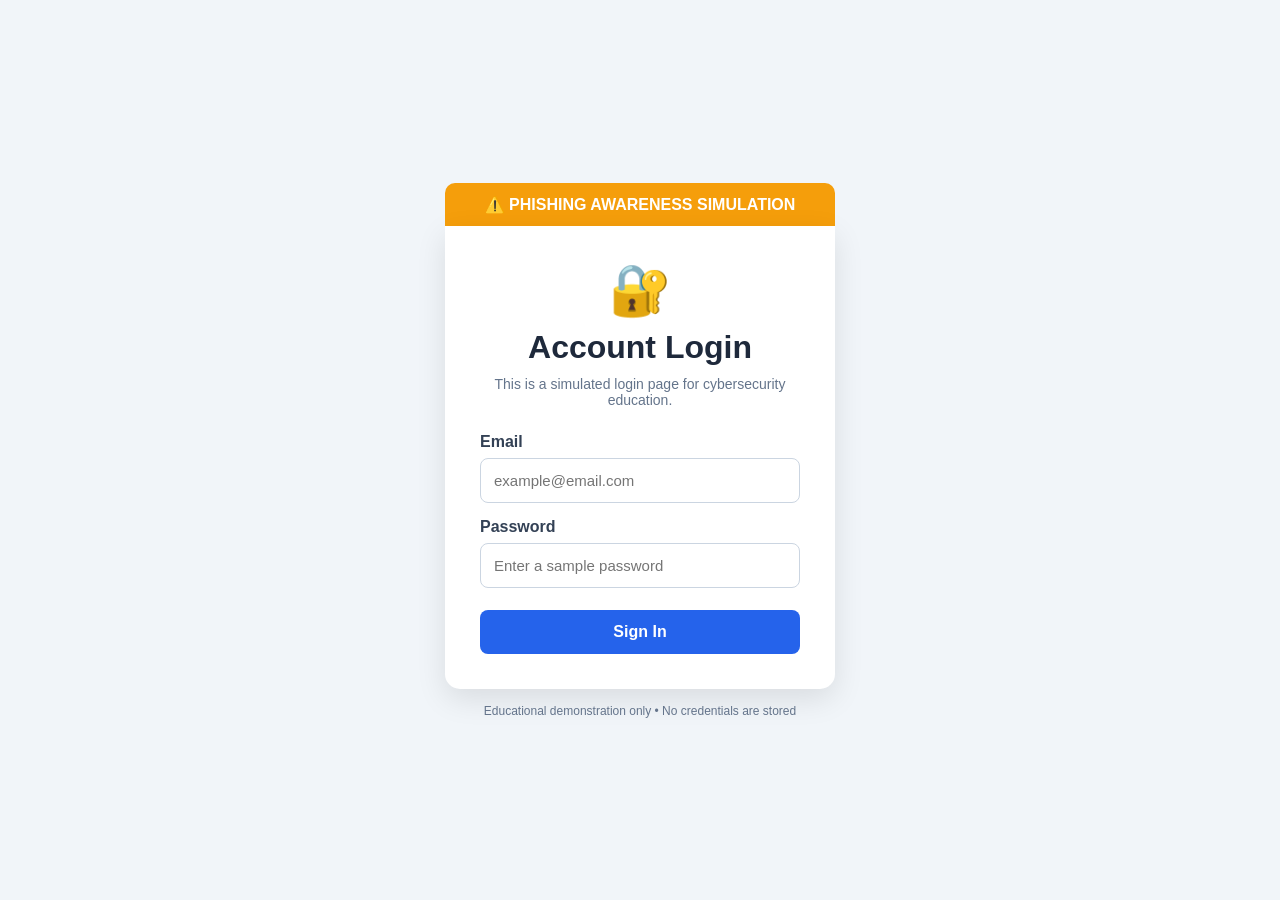
<file: index.html>
<!DOCTYPE html>
<html lang="en">
<head>
    <meta charset="UTF-8">
    <meta name="viewport" content="width=device-width, initial-scale=1.0">
    <title>Phishing Awareness Demo</title>
    <link rel="stylesheet" href="style.css">
</head>
<body>

    <div class="container">

        <div class="warning-banner">
            ⚠️ PHISHING AWARENESS SIMULATION
        </div>

        <div class="card">

            <div class="logo">🔐</div>

            <h1>Account Login</h1>
            <p class="subtitle">
                This is a simulated login page for cybersecurity education.
            </p>

            <form id="loginForm">

                <label for="email">Email</label>
                <input
                    type="email"
                    id="email"
                    placeholder="example@email.com"
                    autocomplete="off"
                    required
                >

                <label for="password">Password</label>
                <input
                    type="password"
                    id="password"
                    placeholder="Enter a sample password"
                    autocomplete="off"
                    required
                >

                <button type="submit">Sign In</button>

            </form>

            <div id="result" class="result hidden">
                <div class="success-icon">🛡️</div>

                <h2>You spotted a phishing simulation!</h2>

                <p>
                    In a real phishing attack, entering your credentials
                    could give them to an attacker.
                </p>

                <h3>🚩 Warning Signs</h3>

                <ul>
                    <li>Check the website URL carefully.</li>
                    <li>Don't enter passwords on suspicious websites.</li>
                    <li>Be careful with urgent login messages.</li>
                    <li>Check the sender of emails and messages.</li>
                    <li>Use MFA/2FA whenever possible.</li>
                </ul>

                <button id="tryAgain">
                    Try Again
                </button>
            </div>

        </div>

        <p class="footer">
            Educational demonstration only • No credentials are stored
        </p>

    </div>

    <script src="script.js"></script>
</body>
</html>
</file>
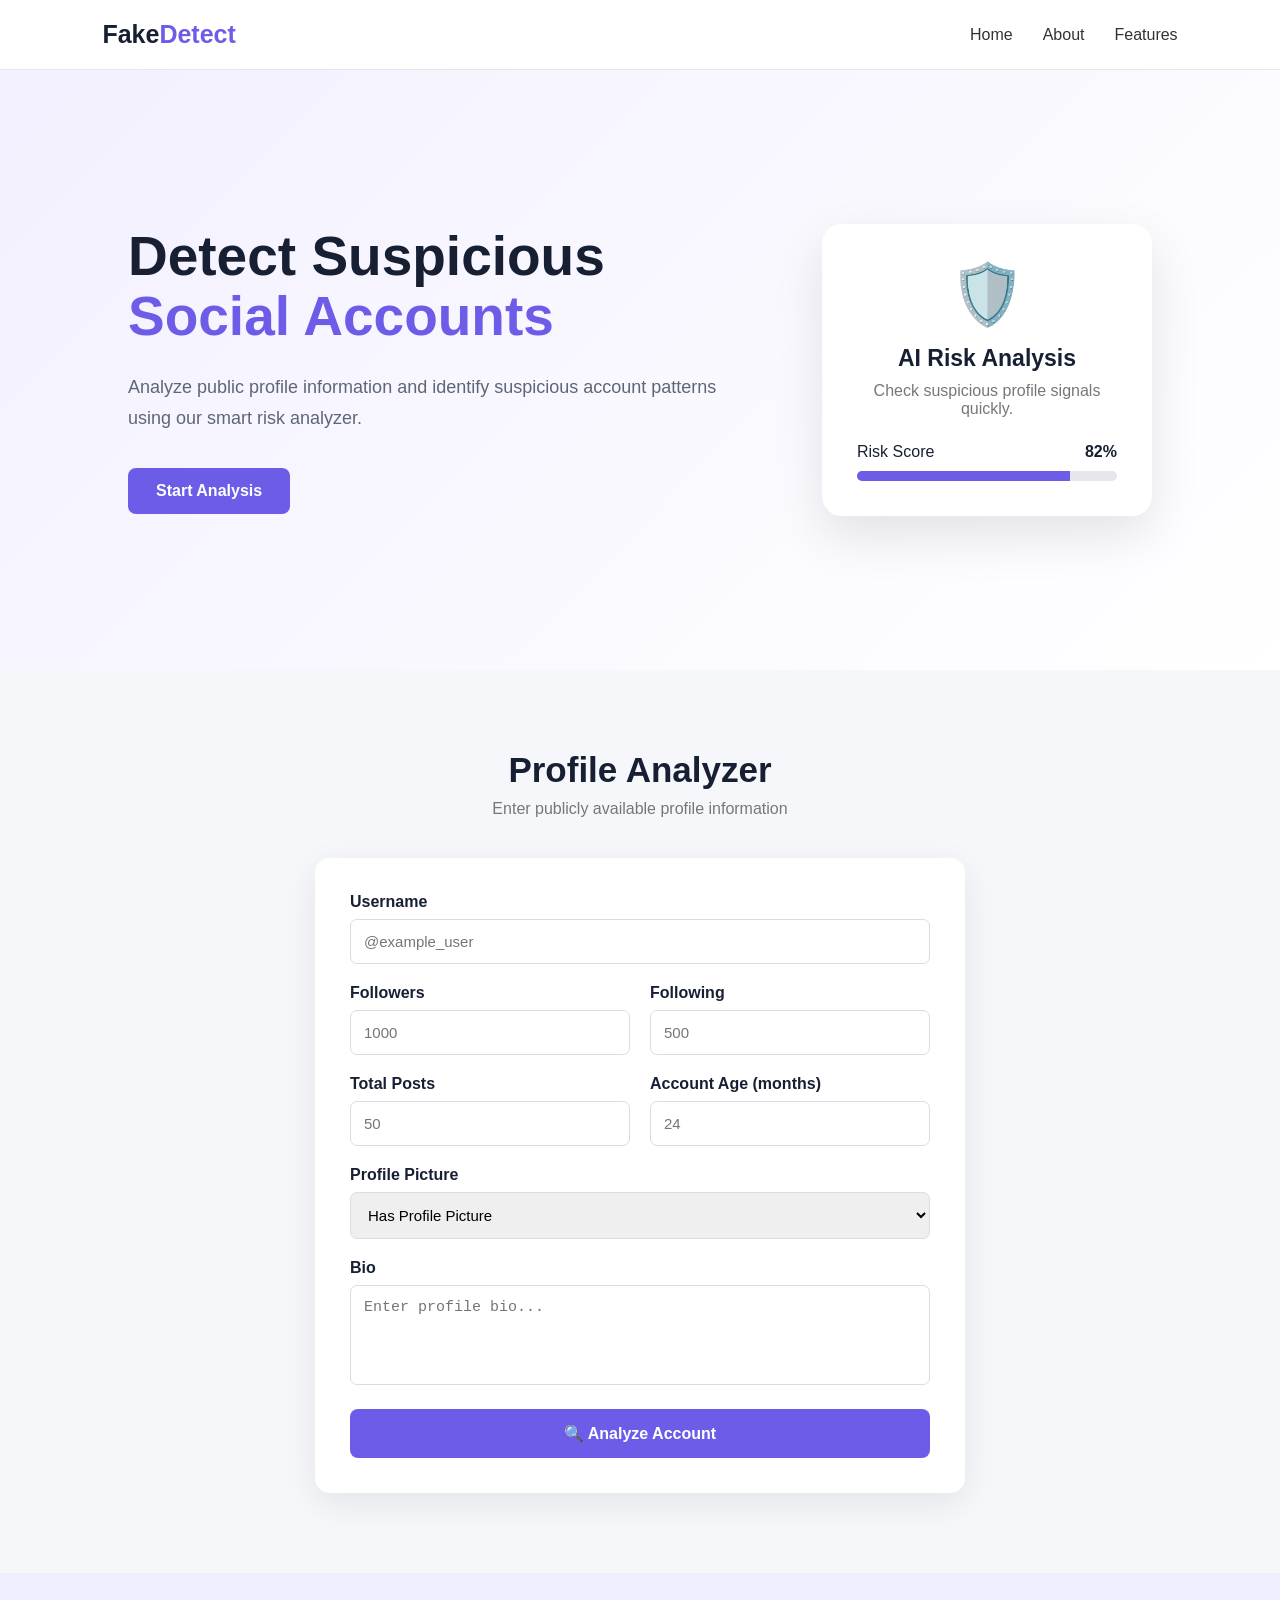
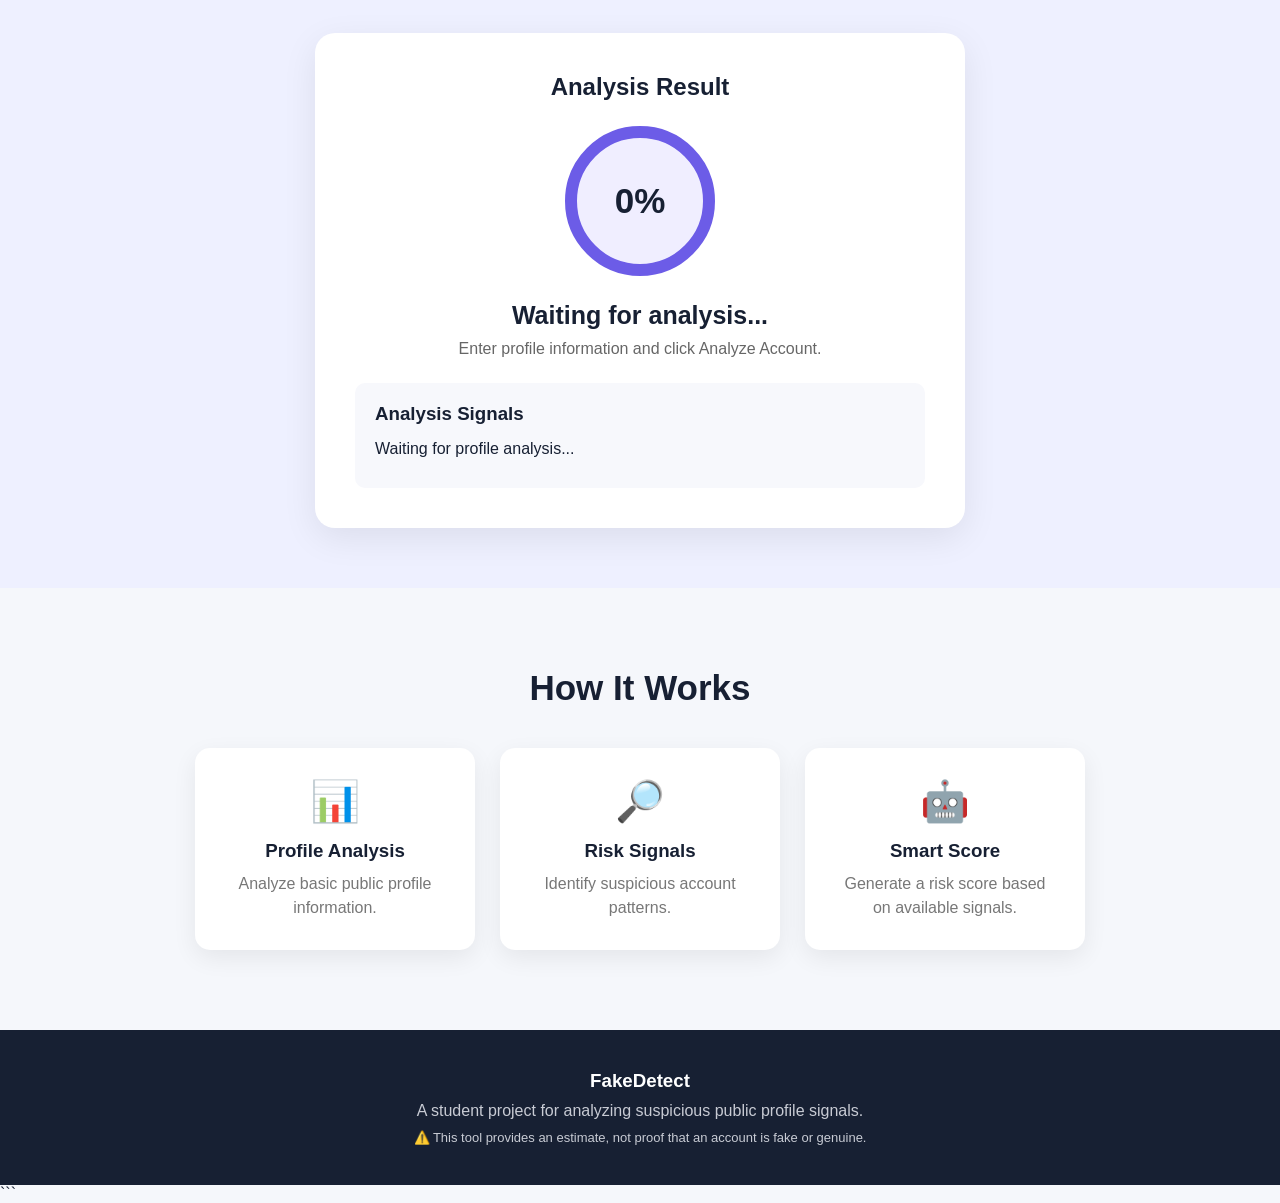
<file: index2.html>
<!DOCTYPE html>
<html lang="en">
<head>
    <meta charset="UTF-8">
    <meta name="viewport" content="width=device-width, initial-scale=1.0">

    <title>Fake Account Detector</title>

    <link rel="stylesheet" href="style2.css">
</head>

<body>

    <nav>
        <div class="logo">Fake<span>Detect</span></div>

        <div class="nav-links">
            <a href="#">Home</a>
            <a href="#about">About</a>
            <a href="#features">Features</a>
        </div>
    </nav>


    <section class="hero">

        <div class="hero-text">
            <h1>Detect Suspicious<br><span>Social Accounts</span></h1>

            <p>
                Analyze public profile information and identify
                suspicious account patterns using our smart risk analyzer.
            </p>

            <a href="#analyzer" class="start-btn">
                Start Analysis
            </a>
        </div>


        <div class="hero-card">
            <div class="shield">🛡️</div>
            <h3>AI Risk Analysis</h3>
            <p>Check suspicious profile signals quickly.</p>

            <div class="mini-score">
                <div>
                    <span>Risk Score</span>
                    <strong>82%</strong>
                </div>

                <div class="progress">
                    <div></div>
                </div>
            </div>
        </div>

    </section>


    <section id="analyzer" class="analyzer-section">

        <div class="section-title">
            <h2>Profile Analyzer</h2>
            <p>Enter publicly available profile information</p>
        </div>


        <div class="analyzer-box">

            <div class="input-group">
                <label>Username</label>
                <input type="text" id="username"
                       placeholder="@example_user">
            </div>


            <div class="row">

                <div class="input-group">
                    <label>Followers</label>
                    <input type="number" id="followers"
                           placeholder="1000">
                </div>

                <div class="input-group">
                    <label>Following</label>
                    <input type="number" id="following"
                           placeholder="500">
                </div>

            </div>


            <div class="row">

                <div class="input-group">
                    <label>Total Posts</label>
                    <input type="number" id="posts"
                           placeholder="50">
                </div>

                <div class="input-group">
                    <label>Account Age (months)</label>
                    <input type="number" id="age"
                           placeholder="24">
                </div>

            </div>


            <div class="input-group">

                <label>Profile Picture</label>

                <select id="picture">
                    <option value="yes">Has Profile Picture</option>
                    <option value="no">No Profile Picture</option>
                </select>

            </div>


            <div class="input-group">

                <label>Bio</label>

                <textarea id="bio"
                    placeholder="Enter profile bio..."></textarea>

            </div>


            <button onclick="analyzeAccount()" class="analyze-btn">
                🔍 Analyze Account
            </button>

        </div>

    </section>


    <section id="result" class="result-section">

        <div class="result-card">

            <h2>Analysis Result</h2>

            <div class="score-circle">
                <span id="score">0%</span>
            </div>

            <h3 id="result-title">Waiting for analysis...</h3>

            <p id="result-description">
                Enter profile information and click Analyze Account.
            </p>

            <div class="reasons">

                <h3>Analysis Signals</h3>

                <ul id="reasons-list">
                    <li>Waiting for profile analysis...</li>
                </ul>

            </div>

        </div>

    </section>


    <section id="features" class="features">

        <div class="section-title">
            <h2>How It Works</h2>
        </div>

        <div class="feature-container">

            <div class="feature-card">
                <div>📊</div>
                <h3>Profile Analysis</h3>
                <p>
                    Analyze basic public profile information.
                </p>
            </div>

            <div class="feature-card">
                <div>🔎</div>
                <h3>Risk Signals</h3>
                <p>
                    Identify suspicious account patterns.
                </p>
            </div>

            <div class="feature-card">
                <div>🤖</div>
                <h3>Smart Score</h3>
                <p>
                    Generate a risk score based on available signals.
                </p>
            </div>

        </div>

    </section>


    <footer id="about">

        <h3>FakeDetect</h3>

        <p>
            A student project for analyzing suspicious public
            profile signals.
        </p>

        <p class="warning">
            ⚠️ This tool provides an estimate, not proof that an account
            is fake or genuine.
        </p>

    </footer>


    <script src="script2.js"></script>

</body>
</html>
```
</file>
<file: style.css>
* {
    margin: 0;
    padding: 0;
    box-sizing: border-box;
}

body {
    font-family: Arial, sans-serif;
    background: #f1f5f9;
    min-height: 100vh;
    display: flex;
    justify-content: center;
    align-items: center;
}

.container {
    width: 100%;
    max-width: 430px;
    padding: 20px;
}

.warning-banner {
    background: #f59e0b;
    color: white;
    text-align: center;
    padding: 12px;
    border-radius: 10px 10px 0 0;
    font-weight: bold;
}

.card {
    background: white;
    padding: 35px;
    border-radius: 0 0 15px 15px;
    box-shadow: 0 10px 30px rgba(0, 0, 0, 0.1);
}

.logo {
    text-align: center;
    font-size: 50px;
    margin-bottom: 10px;
}

h1 {
    text-align: center;
    margin-bottom: 10px;
    color: #1e293b;
}

.subtitle {
    text-align: center;
    color: #64748b;
    font-size: 14px;
    margin-bottom: 25px;
}

label {
    display: block;
    margin-top: 15px;
    margin-bottom: 7px;
    font-weight: bold;
    color: #334155;
}

input {
    width: 100%;
    padding: 13px;
    border: 1px solid #cbd5e1;
    border-radius: 8px;
    font-size: 15px;
    outline: none;
}

input:focus {
    border-color: #64748b;
}

button {
    width: 100%;
    padding: 13px;
    margin-top: 22px;
    border: none;
    border-radius: 8px;
    background: #2563eb;
    color: white;
    font-size: 16px;
    font-weight: bold;
    cursor: pointer;
}

button:hover {
    background: #1d4ed8;
}

.result {
    text-align: center;
}

.success-icon {
    font-size: 55px;
    margin-bottom: 10px;
}

.result h2 {
    color: #166534;
    margin-bottom: 15px;
}

.result p {
    color: #475569;
    line-height: 1.6;
}

.result h3 {
    text-align: left;
    margin-top: 20px;
    color: #334155;
}

.result ul {
    text-align: left;
    margin-top: 10px;
    padding-left: 25px;
    color: #475569;
}

.result li {
    margin-bottom: 8px;
}

.hidden {
    display: none;
}

.footer {
    text-align: center;
    color: #64748b;
    font-size: 12px;
    margin-top: 15px;
}
</file>
<file: style2.css>
* {
    margin: 0;
    padding: 0;
    box-sizing: border-box;
}

html {
    scroll-behavior: smooth;
}

body {
    font-family: Arial, sans-serif;
    background: #f5f7fb;
    color: #172033;
}


/* NAVBAR */

nav {
    height: 70px;
    padding: 0 8%;
    display: flex;
    align-items: center;
    justify-content: space-between;

    background: white;
    border-bottom: 1px solid #e5e7eb;
}

.logo {
    font-size: 25px;
    font-weight: bold;
}

.logo span {
    color: #6c5ce7;
}

.nav-links {
    display: flex;
    gap: 30px;
}

.nav-links a {
    text-decoration: none;
    color: #333;
    font-weight: 500;
}

.nav-links a:hover {
    color: #6c5ce7;
}


/* HERO */

.hero {
    min-height: 600px;
    padding: 80px 10%;

    display: flex;
    align-items: center;
    justify-content: space-between;

    background: linear-gradient(
        135deg,
        #f3f0ff,
        #ffffff
    );
}

.hero-text {
    max-width: 600px;
}

.hero-text h1 {
    font-size: 55px;
    line-height: 1.1;
    margin-bottom: 25px;
}

.hero-text h1 span {
    color: #6c5ce7;
}

.hero-text p {
    font-size: 18px;
    line-height: 1.7;
    color: #5f6675;
    margin-bottom: 35px;
}

.start-btn {
    display: inline-block;

    padding: 14px 28px;

    background: #6c5ce7;
    color: white;

    text-decoration: none;

    border-radius: 8px;

    font-weight: bold;
}

.start-btn:hover {
    background: #5545d2;
}


/* HERO CARD */

.hero-card {
    width: 330px;
    padding: 35px;

    background: white;

    border-radius: 20px;

    box-shadow: 0 20px 50px rgba(0,0,0,0.1);

    text-align: center;
}

.shield {
    font-size: 60px;
    margin-bottom: 15px;
}

.hero-card h3 {
    font-size: 23px;
    margin-bottom: 10px;
}

.hero-card p {
    color: #777;
    margin-bottom: 25px;
}

.mini-score {
    text-align: left;
}

.mini-score div:first-child {
    display: flex;
    justify-content: space-between;
    margin-bottom: 10px;
}

.progress {
    width: 100%;
    height: 10px;

    background: #e5e7eb;

    border-radius: 20px;

    overflow: hidden;
}

.progress div {
    width: 82%;
    height: 100%;

    background: #6c5ce7;
}


/* SECTION */

.analyzer-section {
    padding: 80px 20px;
}

.section-title {
    text-align: center;
    margin-bottom: 40px;
}

.section-title h2 {
    font-size: 35px;
    margin-bottom: 10px;
}

.section-title p {
    color: #777;
}


/* ANALYZER */

.analyzer-box {
    max-width: 650px;
    margin: auto;

    background: white;

    padding: 35px;

    border-radius: 15px;

    box-shadow: 0 10px 35px rgba(0,0,0,0.08);
}

.input-group {
    margin-bottom: 20px;
}

.input-group label {
    display: block;

    margin-bottom: 8px;

    font-weight: bold;
}

input,
select,
textarea {
    width: 100%;

    padding: 13px;

    border: 1px solid #d8dce5;

    border-radius: 7px;

    font-size: 15px;

    outline: none;
}

input:focus,
select:focus,
textarea:focus {
    border-color: #6c5ce7;
}

textarea {
    height: 100px;
    resize: none;
}

.row {
    display: flex;
    gap: 20px;
}

.row .input-group {
    width: 50%;
}


/* BUTTON */

.analyze-btn {
    width: 100%;

    padding: 15px;

    border: none;

    background: #6c5ce7;

    color: white;

    border-radius: 8px;

    font-size: 16px;

    font-weight: bold;

    cursor: pointer;
}

.analyze-btn:hover {
    background: #5545d2;
}


/* RESULT */

.result-section {
    padding: 60px 20px;

    background: #eef0ff;
}

.result-card {
    max-width: 650px;

    margin: auto;

    background: white;

    padding: 40px;

    border-radius: 20px;

    text-align: center;

    box-shadow: 0 10px 35px rgba(0,0,0,0.08);
}

.score-circle {
    width: 150px;
    height: 150px;

    margin: 25px auto;

    border-radius: 50%;

    display: flex;
    align-items: center;
    justify-content: center;

    background: #f0eeff;

    border: 12px solid #6c5ce7;
}

.score-circle span {
    font-size: 35px;
    font-weight: bold;
}

#result-title {
    font-size: 25px;
    margin-bottom: 10px;
}

#result-description {
    color: #666;
    margin-bottom: 25px;
}


/* REASONS */

.reasons {
    text-align: left;

    background: #f7f8fc;

    padding: 20px;

    border-radius: 10px;
}

.reasons h3 {
    margin-bottom: 15px;
}

.reasons li {
    margin: 10px 0;
    list-style: none;
}


/* FEATURES */

.features {
    padding: 80px 10%;
}

.feature-container {
    display: flex;
    gap: 25px;
    justify-content: center;
}

.feature-card {
    background: white;

    width: 280px;

    padding: 30px;

    text-align: center;

    border-radius: 15px;

    box-shadow: 0 8px 25px rgba(0,0,0,0.07);
}

.feature-card div {
    font-size: 40px;
    margin-bottom: 15px;
}

.feature-card h3 {
    margin-bottom: 10px;
}

.feature-card p {
    color: #777;
    line-height: 1.5;
}


/* FOOTER */

footer {
    padding: 40px 20px;

    text-align: center;

    background: #172033;

    color: white;
}

footer p {
    margin-top: 10px;
    color: #c8cbd4;
}

.warning {
    font-size: 13px;
}


/* MOBILE */

@media (max-width: 768px) {

    nav {
        padding: 0 20px;
    }

    .nav-links {
        display: none;
    }

    .hero {
        flex-direction: column;
        gap: 50px;

        padding: 60px 25px;

        text-align: center;
    }

    .hero-text h1 {
        font-size: 40px;
    }

    .hero-card {
        width: 100%;
        max-width: 330px;
    }

    .row {
        flex-direction: column;
        gap: 0;
    }

    .row .input-group {
        width: 100%;
    }

    .feature-container {
        flex-direction: column;
        align-items: center;
    }

    .feature-card {
        width: 100%;
        max-width: 350px;
    }

}
</file>
